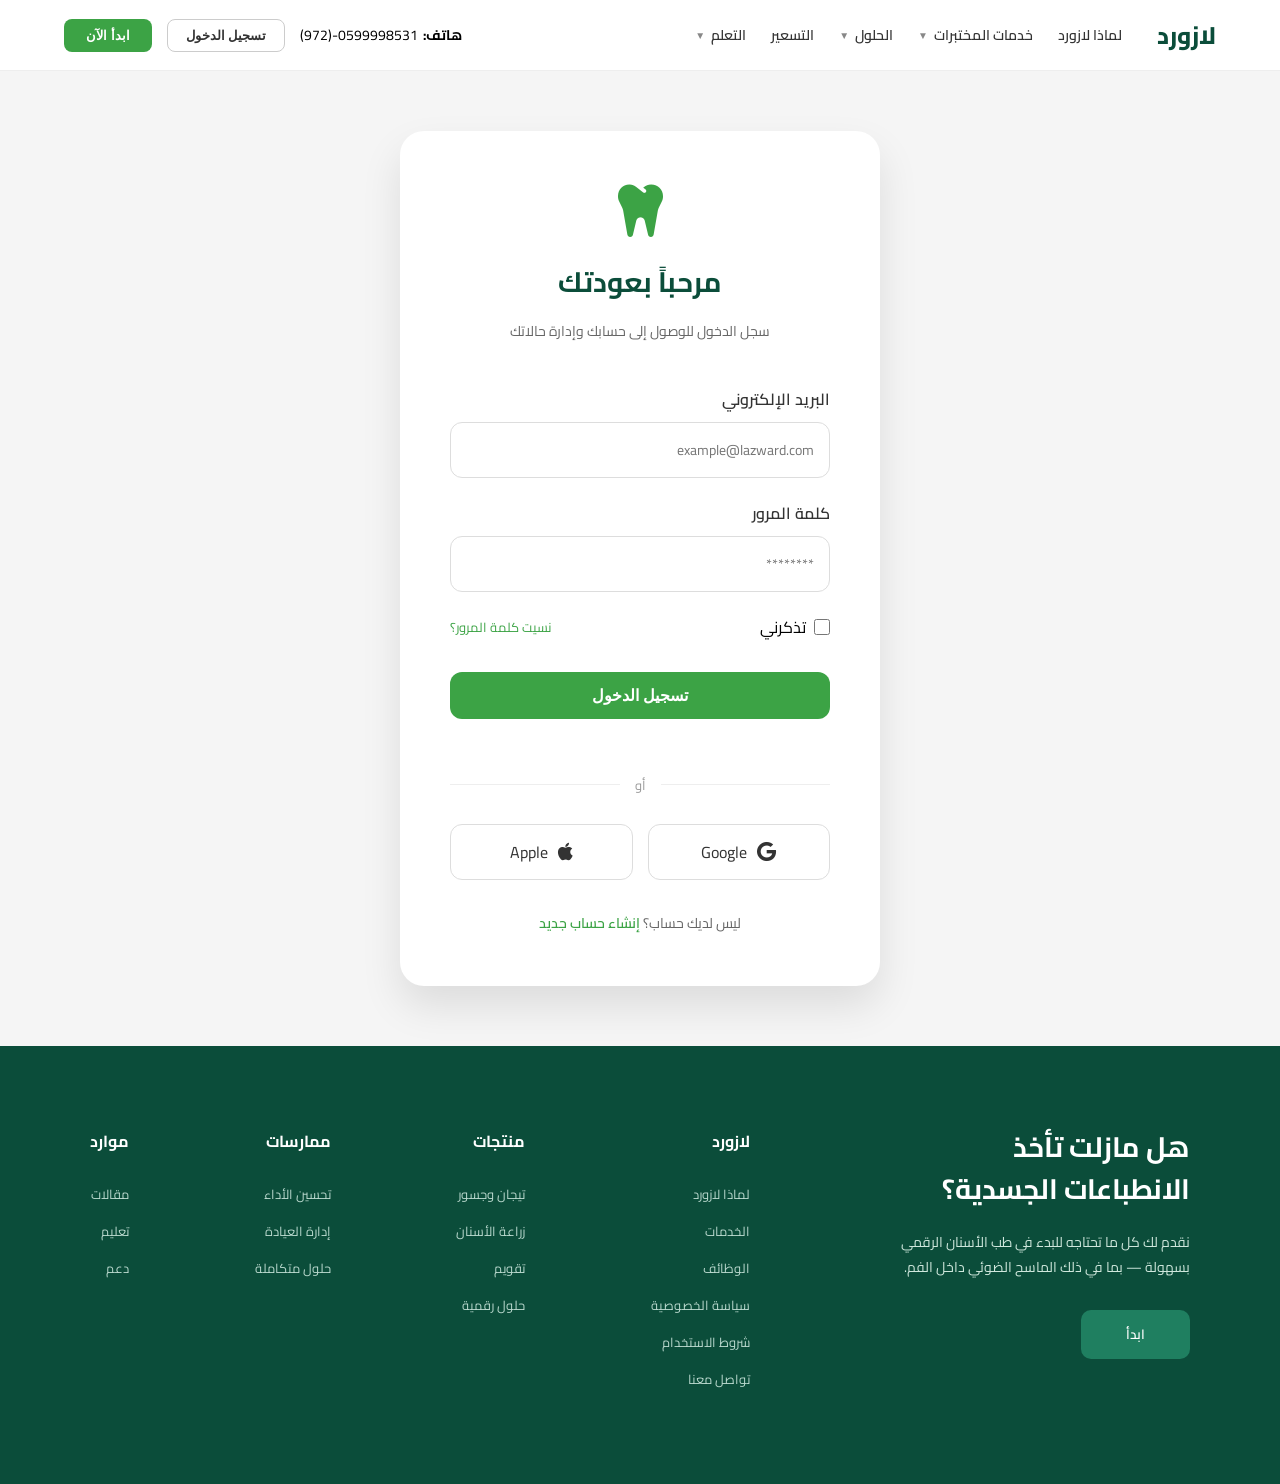
<file: login.html>
<!DOCTYPE html>
<html lang="ar" dir="rtl">
<head>
    <meta charset="UTF-8">
    <meta name="viewport" content="width=device-width, initial-scale=1.0">
    <title>تسجيل الدخول - لازورد</title>
    <link rel="stylesheet" href="https://cdnjs.cloudflare.com/ajax/libs/font-awesome/6.5.0/css/all.min.css">
    <link href="https://fonts.googleapis.com/css2?family=Cairo:wght@400;600;700;800&display=swap" rel="stylesheet">
     <link rel="stylesheet" href="style.css">
</head>
<body>

<header class="header">
    <div class="nav-right">
        <a href="index.html" class="logo">لازورد</a>
        <nav class="nav-menu">
            <div class="nav-item"><a href="why-lazward.html">لماذا لازورد</a></div>
            <div class="nav-item">خدمات المختبرات <span class="arrow">▼</span><div class="dropdown"><a href="crowns-bridges.html">تيجان وجسور</a><a href="dentures.html">أطقم أسنان</a></div></div>
            <div class="nav-item">الحلول <span class="arrow">▼</span><div class="dropdown"><a href="digital-solutions.html">حلول رقمية</a></div></div>
            <div class="nav-item"><a href="pricing.html">التسعير</a></div>
            <div class="nav-item">التعلم <span class="arrow">▼</span><div class="dropdown"><a href="articles.html">المقالات</a></div></div>
        </nav>
    </div>
    <div class="nav-left">
        <div class="phone-container"><span class="phone-label">هاتف:</span><span class="phone-number">(972)-0599998531</span></div>
        <button class="btn-login"><a href="login.html">تسجيل الدخول</a></button>
        <button class="btn-start"><a href="signup.html">ابدأ الآن</a></button>
    </div>
    <div class="menu-toggle" onclick="toggleMenu()">☰</div>
</header>

<div class="mobile-overlay" id="overlay" onclick="toggleMenu()"></div>
<div class="mobile-drawer" id="drawer">
    <div class="drawer-header"><div class="logo">لازورد</div><div style="font-size:30px;cursor:pointer;" onclick="toggleMenu()">×</div></div>
    <div class="mobile-nav-item"><a href="why-lazward.html">لماذا لازورد</a></div>
    <div class="mobile-nav-item" onclick="this.classList.toggle('open')">خدمات المختبرات <span class="arrow" style="float:left;">▼</span><div class="mobile-dropdown-content"><a href="crowns-bridges.html">تيجان وجسور</a><a href="dentures.html">أطقم أسنان</a></div></div>
    <div class="mobile-nav-item" onclick="this.classList.toggle('open')">الحلول <span class="arrow" style="float:left;">▼</span><div class="mobile-dropdown-content"><a href="digital-solutions.html">حلول رقمية</a></div></div>
    <div class="mobile-nav-item"><a href="pricing.html">التسعير</a></div>
    <div class="mobile-nav-item" onclick="this.classList.toggle('open')">التعلم <span class="arrow" style="float:left;">▼</span><div class="mobile-dropdown-content"><a href="articles.html">المقالات</a></div></div>
    <div class="phone-container" style="margin:25px 0;"><span class="phone-label">هاتف:</span><span class="phone-number">(972)-0599998531</span></div>
    <button class="btn-start" style="width:100%;margin-bottom:10px;"><a href="signup.html">ابدأ الآن</a></button>
    <button class="btn-login" style="width:100%;"><a href="login.html">تسجيل الدخول</a></button>
</div>

<div class="login-container">
    <div class="login-box">
        <div class="login-header">
            <i class="fas fa-tooth"></i>
            <h2>مرحباً بعودتك</h2>
            <p>سجل الدخول للوصول إلى حسابك وإدارة حالاتك</p>
        </div>
        
        <div class="input-group">
            <label>البريد الإلكتروني</label>
            <input type="email" placeholder="example@lazward.com">
        </div>
        
        <div class="input-group">
            <label>كلمة المرور</label>
            <input type="password" placeholder="********">
        </div>
        
        <div class="options">
            <label class="checkbox"><input type="checkbox"> تذكرني</label>
            <a href="#" class="forgot-password">نسيت كلمة المرور؟</a>
        </div>
        
        <button class="login-btn">تسجيل الدخول</button>
        
        <div class="divider"><span>أو</span></div>
        
        <div class="social-login">
            <a href="#" class="social-btn"><i class="fab fa-google"></i> Google</a>
            <a href="#" class="social-btn"><i class="fab fa-apple"></i> Apple</a>
        </div>
        
        <div class="signup-link">
            ليس لديك حساب؟ <a href="signup.html">إنشاء حساب جديد</a>
        </div>
    </div>
</div>
<!-- Footer -->
<footer class="footer"><div class="footer-container"><div class="footer-cta"><h3>هل مازلت تأخذ الانطباعات الجسدية؟</h3><p>نقدم لك كل ما تحتاجه للبدء في طب الأسنان الرقمي بسهولة — بما في ذلك الماسح الضوئي داخل الفم.</p><button onclick="location.href='signup.html'">ابدأ</button></div><div class="footer-links"><div class="footer-col"><h4>لازورد</h4><li onclick="location.href='why-lazward.html'">لماذا لازورد</li><li>الخدمات</li><li>الوظائف</li><li>سياسة الخصوصية</li><li>شروط الاستخدام</li><li>تواصل معنا</li></div><div class="footer-col"><h4>منتجات</h4><li onclick="location.href='crowns-bridges.html'">تيجان وجسور</li><li>زراعة الأسنان</li><li>تقويم</li><li onclick="location.href='digital-solutions.html'">حلول رقمية</li></div><div class="footer-col"><h4>ممارسات</h4><li>تحسين الأداء</li><li>إدارة العيادة</li><li>حلول متكاملة</li></div><div class="footer-col"><h4>موارد</h4><li onclick="location.href='articles.html'">مقالات</li><li>تعليم</li><li>دعم</li></div></div></div></footer>

<script src="index.js"></script>
</body>
</html>
</file>
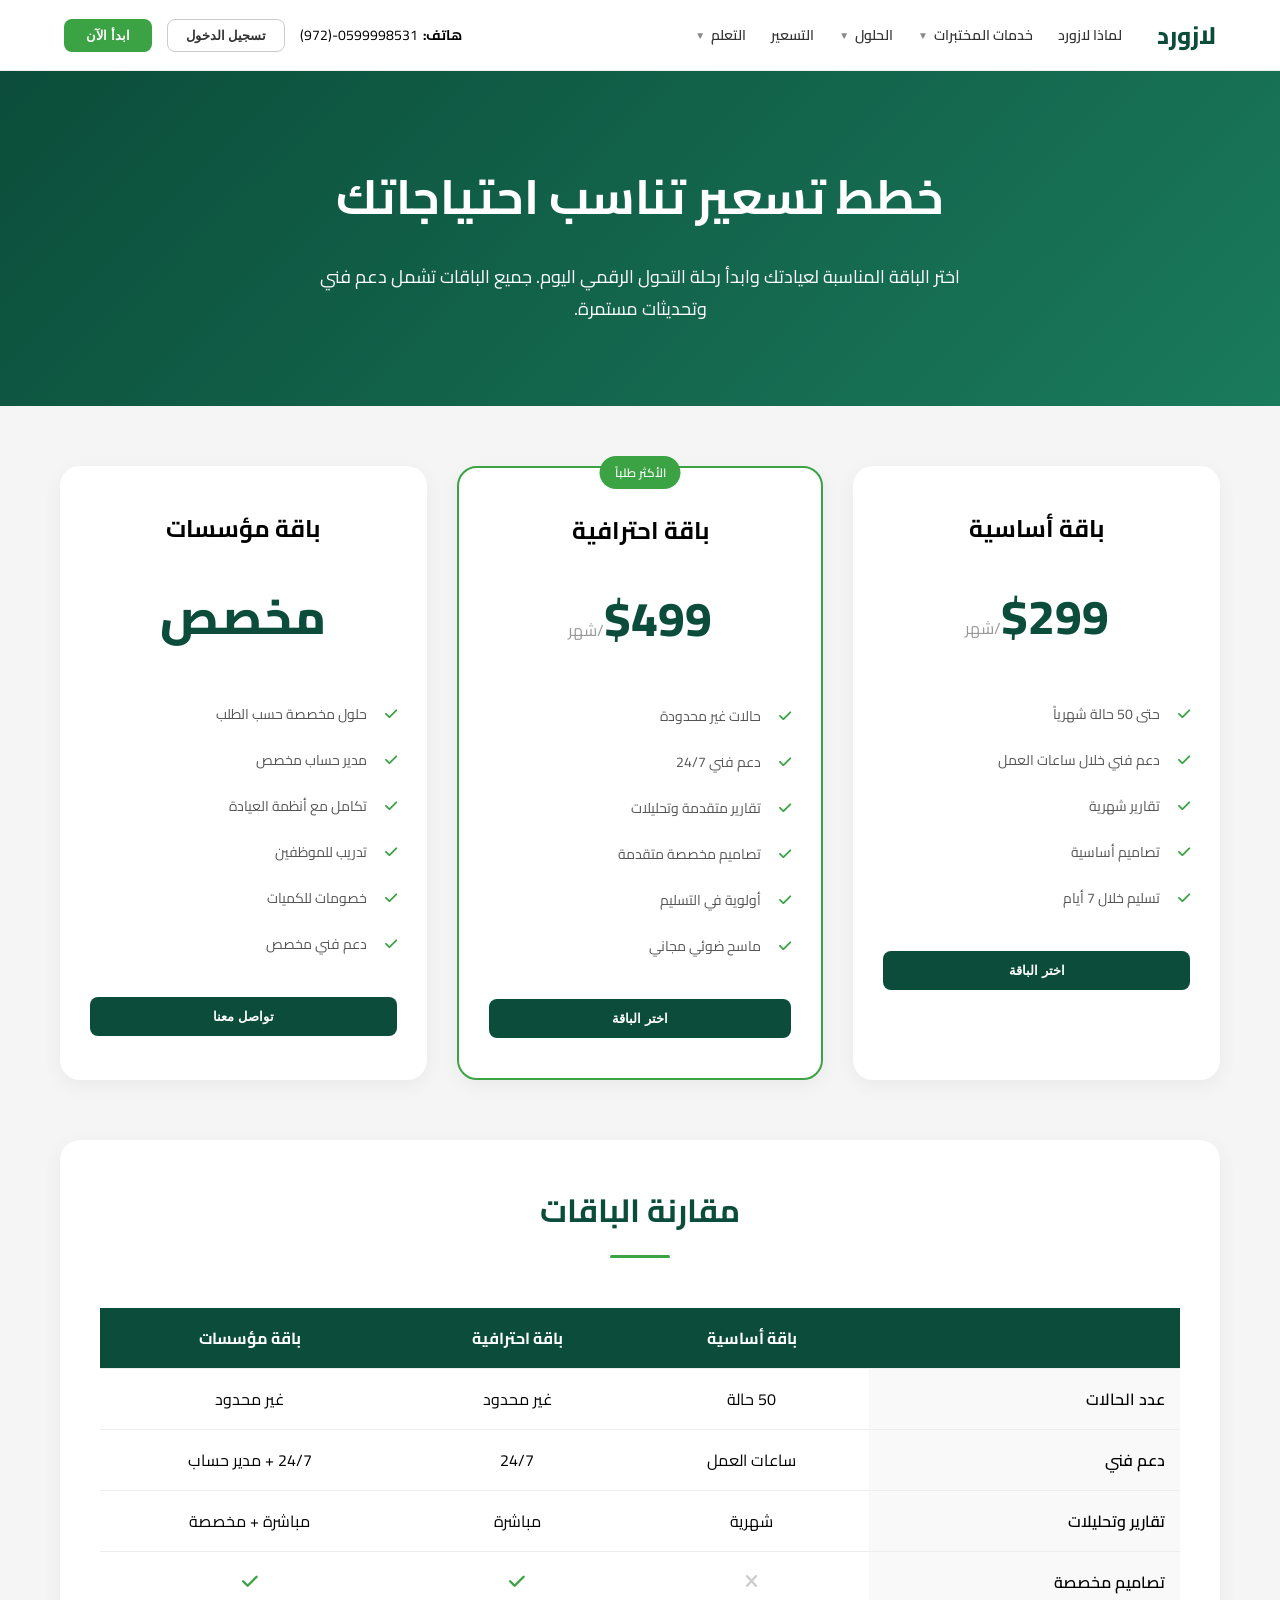
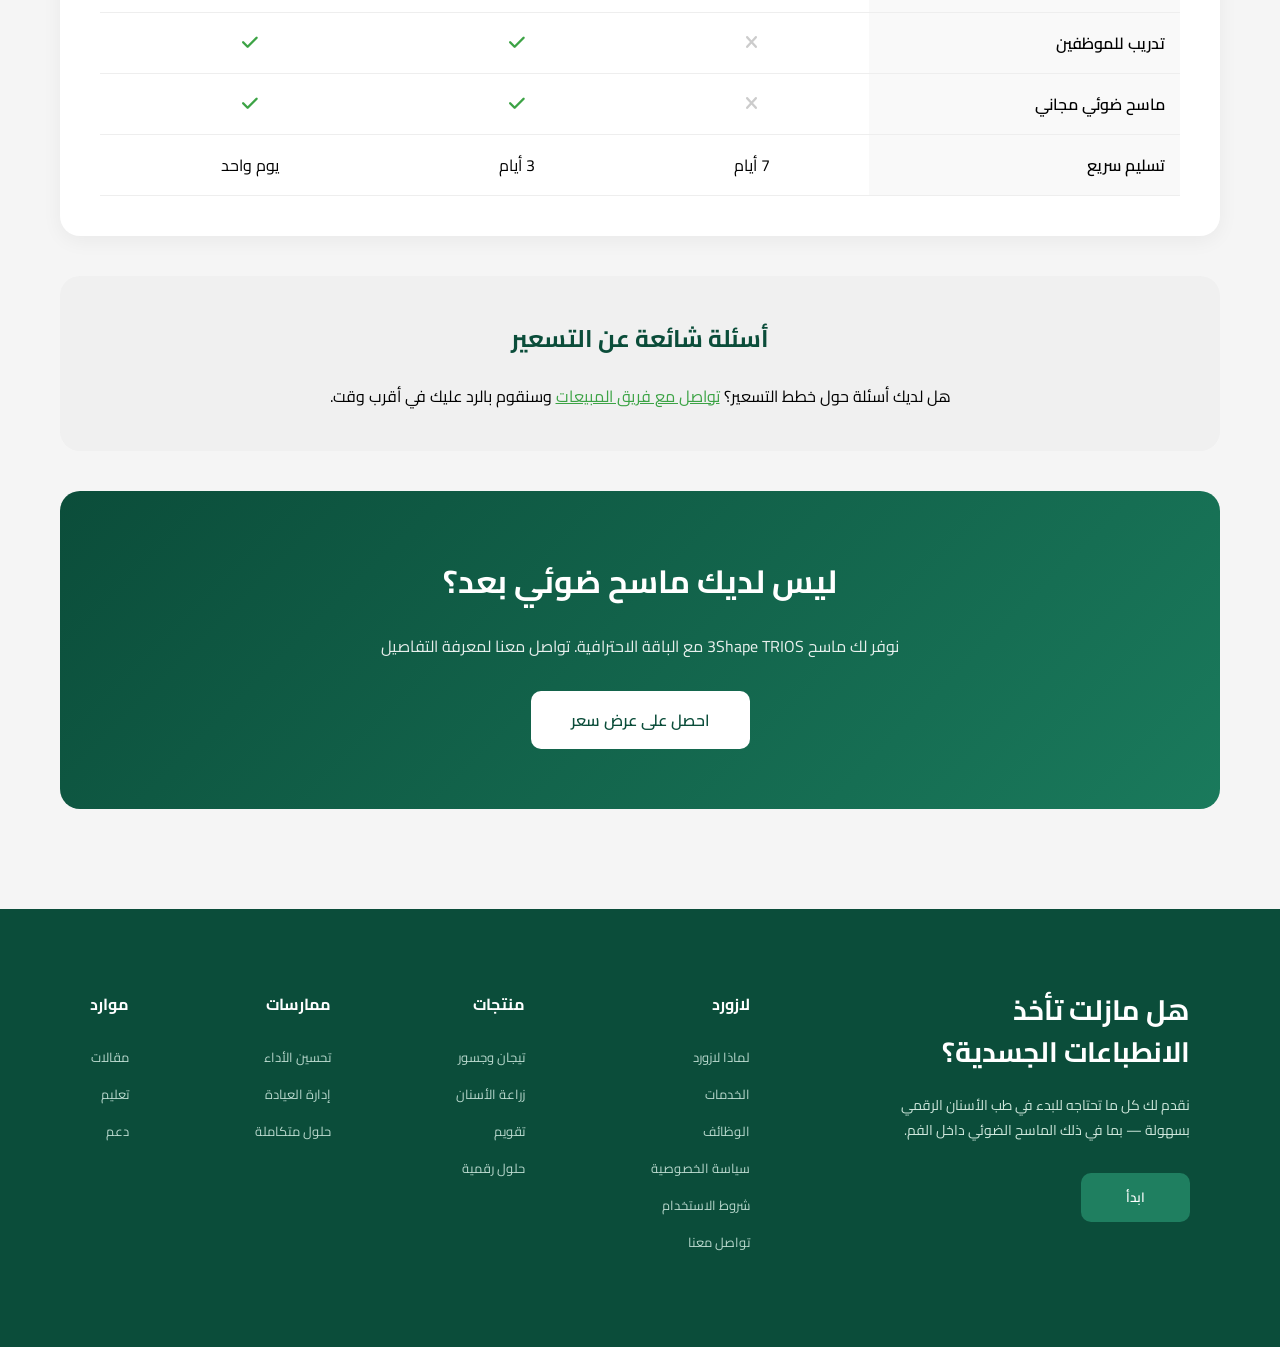
<file: pricing.html>
<!DOCTYPE html>
<html lang="ar" dir="rtl">
<head>
    <meta charset="UTF-8">
    <meta name="viewport" content="width=device-width, initial-scale=1.0">
    <title>التسعير - لازورد</title>
    <link rel="stylesheet" href="https://cdnjs.cloudflare.com/ajax/libs/font-awesome/6.5.0/css/all.min.css">
    <link href="https://fonts.googleapis.com/css2?family=Cairo:wght@400;600;700;800&display=swap" rel="stylesheet">
    <link rel="stylesheet" href="style.css">
</head>
<body>

<header class="header">
    <div class="nav-right">
        <a href="index.html" class="logo">لازورد</a>
        <nav class="nav-menu">
            <div class="nav-item"><a href="why-lazward.html">لماذا لازورد</a></div>
            <div class="nav-item">خدمات المختبرات <span class="arrow">▼</span><div class="dropdown"><a href="crowns-bridges.html">تيجان وجسور</a><a href="dentures.html">أطقم أسنان</a></div></div>
            <div class="nav-item">الحلول <span class="arrow">▼</span><div class="dropdown"><a href="digital-solutions.html">حلول رقمية</a></div></div>
            <div class="nav-item"><a href="pricing.html">التسعير</a></div>
            <div class="nav-item">التعلم <span class="arrow">▼</span><div class="dropdown"><a href="articles.html">المقالات</a></div></div>
        </nav>
    </div>
    <div class="nav-left">
        <div class="phone-container"><span class="phone-label">هاتف:</span><span class="phone-number">(972)-0599998531</span></div>
        <button class="btn-login"><a href="login.html">تسجيل الدخول</a></button>
        <button class="btn-start"><a href="signup.html">ابدأ الآن</a></button>
    </div>
    <div class="menu-toggle" onclick="toggleMenu()">☰</div>
</header>

<div class="mobile-overlay" id="overlay" onclick="toggleMenu()"></div>
<div class="mobile-drawer" id="drawer">
    <div class="drawer-header"><div class="logo">لازورد</div><div style="font-size:30px;cursor:pointer;" onclick="toggleMenu()">×</div></div>
    <div class="mobile-nav-item"><a href="why-lazward.html">لماذا لازورد</a></div>
    <div class="mobile-nav-item" onclick="this.classList.toggle('open')">خدمات المختبرات <span class="arrow" style="float:left;">▼</span><div class="mobile-dropdown-content"><a href="crowns-bridges.html">تيجان وجسور</a><a href="dentures.html">أطقم أسنان</a></div></div>
    <div class="mobile-nav-item" onclick="this.classList.toggle('open')">الحلول <span class="arrow" style="float:left;">▼</span><div class="mobile-dropdown-content"><a href="digital-solutions.html">حلول رقمية</a></div></div>
    <div class="mobile-nav-item"><a href="pricing.html">التسعير</a></div>
    <div class="mobile-nav-item" onclick="this.classList.toggle('open')">التعلم <span class="arrow" style="float:left;">▼</span><div class="mobile-dropdown-content"><a href="articles.html">المقالات</a></div></div>
    <div class="phone-container" style="margin:25px 0;"><span class="phone-label">هاتف:</span><span class="phone-number">(972)-0599998531</span></div>
    <button class="btn-start" style="width:100%;margin-bottom:10px;"><a href="signup.html">ابدأ الآن</a></button>
    <button class="btn-login" style="width:100%;"><a href="login.html">تسجيل الدخول</a></button>
</div>

<!-- Hero -->
<section class="page-header">
    <h1>خطط تسعير تناسب احتياجاتك</h1>
    <p>اختر الباقة المناسبة لعيادتك وابدأ رحلة التحول الرقمي اليوم. جميع الباقات تشمل دعم فني وتحديثات مستمرة.</p>
</section>

<div class="container">
    <!-- Pricing Cards -->
    <div class="pricing-grid">
        <div class="pricing-card">
            <h3>باقة أساسية</h3>
            <div class="price">$299<span>/شهر</span></div>
            <ul><li><i class="fas fa-check"></i> حتى 50 حالة شهرياً</li><li><i class="fas fa-check"></i> دعم فني خلال ساعات العمل</li><li><i class="fas fa-check"></i> تقارير شهرية</li><li><i class="fas fa-check"></i> تصاميم أساسية</li><li><i class="fas fa-check"></i> تسليم خلال 7 أيام</li></ul>
            <button class="pricing-btn" onclick="location.href='signup.html'">اختر الباقة</button>
        </div>
        <div class="pricing-card popular">
            <div class="popular-badge">الأكثر طلباً</div>
            <h3>باقة احترافية</h3>
            <div class="price">$499<span>/شهر</span></div>
            <ul><li><i class="fas fa-check"></i> حالات غير محدودة</li><li><i class="fas fa-check"></i> دعم فني 24/7</li><li><i class="fas fa-check"></i> تقارير متقدمة وتحليلات</li><li><i class="fas fa-check"></i> تصاميم مخصصة متقدمة</li><li><i class="fas fa-check"></i> أولوية في التسليم</li><li><i class="fas fa-check"></i> ماسح ضوئي مجاني</li></ul>
            <button class="pricing-btn" onclick="location.href='signup.html'">اختر الباقة</button>
        </div>
        <div class="pricing-card">
            <h3>باقة مؤسسات</h3>
            <div class="price">مخصص</div>
            <ul><li><i class="fas fa-check"></i> حلول مخصصة حسب الطلب</li><li><i class="fas fa-check"></i> مدير حساب مخصص</li><li><i class="fas fa-check"></i> تكامل مع أنظمة العيادة</li><li><i class="fas fa-check"></i> تدريب للموظفين</li><li><i class="fas fa-check"></i> خصومات للكميات</li><li><i class="fas fa-check"></i> دعم فني مخصص</li></ul>
            <button class="pricing-btn" onclick="location.href='contact.html'">تواصل معنا</button>
        </div>
    </div>

    <!-- Comparison Table -->
    <div class="comparison-table">
        <h2 class="section-title">مقارنة الباقات</h2>
        <table>
            <tr><th></th><th>باقة أساسية</th><th>باقة احترافية</th><th>باقة مؤسسات</th></tr>
            <tr><td>عدد الحالات</td><td>50 حالة</td><td>غير محدود</td><td>غير محدود</td></tr>
            <tr><td>دعم فني</td><td>ساعات العمل</td><td>24/7</td><td>24/7 + مدير حساب</td></tr>
            <tr><td>تقارير وتحليلات</td><td>شهرية</td><td>مباشرة</td><td>مباشرة + مخصصة</td></tr>
            <tr><td>تصاميم مخصصة</td><td><i class="fas fa-times close"></i></td><td><i class="fas fa-check check"></i></td><td><i class="fas fa-check check"></i></td></tr>
            <tr><td>تدريب للموظفين</td><td><i class="fas fa-times close"></i></td><td><i class="fas fa-check check"></i></td><td><i class="fas fa-check check"></i></td></tr>
            <tr><td>ماسح ضوئي مجاني</td><td><i class="fas fa-times close"></i></td><td><i class="fas fa-check check"></i></td><td><i class="fas fa-check check"></i></td></tr>
            <tr><td>تسليم سريع</td><td>7 أيام</td><td>3 أيام</td><td>يوم واحد</td></tr>
        </table>
    </div>

    <!-- FAQ Mini -->
    <div class="faq-mini">
        <h3>أسئلة شائعة عن التسعير</h3>
        <p>هل لديك أسئلة حول خطط التسعير؟ <a href="#" style="color:#3ca345;">تواصل مع فريق المبيعات</a> وسنقوم بالرد عليك في أقرب وقت.</p>
    </div>

    <!-- CTA -->
    <div class="cta-section">
        <h2>ليس لديك ماسح ضوئي بعد؟</h2>
        <p>نوفر لك ماسح 3Shape TRIOS مع الباقة الاحترافية. تواصل معنا لمعرفة التفاصيل</p>
        <a href="signup.html" class="cta-btn">احصل على عرض سعر</a>
    </div>
</div>
<!-- Footer -->
<footer class="footer"><div class="footer-container"><div class="footer-cta"><h3>هل مازلت تأخذ الانطباعات الجسدية؟</h3><p>نقدم لك كل ما تحتاجه للبدء في طب الأسنان الرقمي بسهولة — بما في ذلك الماسح الضوئي داخل الفم.</p><button onclick="location.href='signup.html'">ابدأ</button></div><div class="footer-links"><div class="footer-col"><h4>لازورد</h4><li onclick="location.href='why-lazward.html'">لماذا لازورد</li><li>الخدمات</li><li>الوظائف</li><li>سياسة الخصوصية</li><li>شروط الاستخدام</li><li>تواصل معنا</li></div><div class="footer-col"><h4>منتجات</h4><li onclick="location.href='crowns-bridges.html'">تيجان وجسور</li><li>زراعة الأسنان</li><li>تقويم</li><li onclick="location.href='digital-solutions.html'">حلول رقمية</li></div><div class="footer-col"><h4>ممارسات</h4><li>تحسين الأداء</li><li>إدارة العيادة</li><li>حلول متكاملة</li></div><div class="footer-col"><h4>موارد</h4><li onclick="location.href='articles.html'">مقالات</li><li>تعليم</li><li>دعم</li></div></div></div></footer>

<script src="index.js"></script>
</body>
</html>
</file>
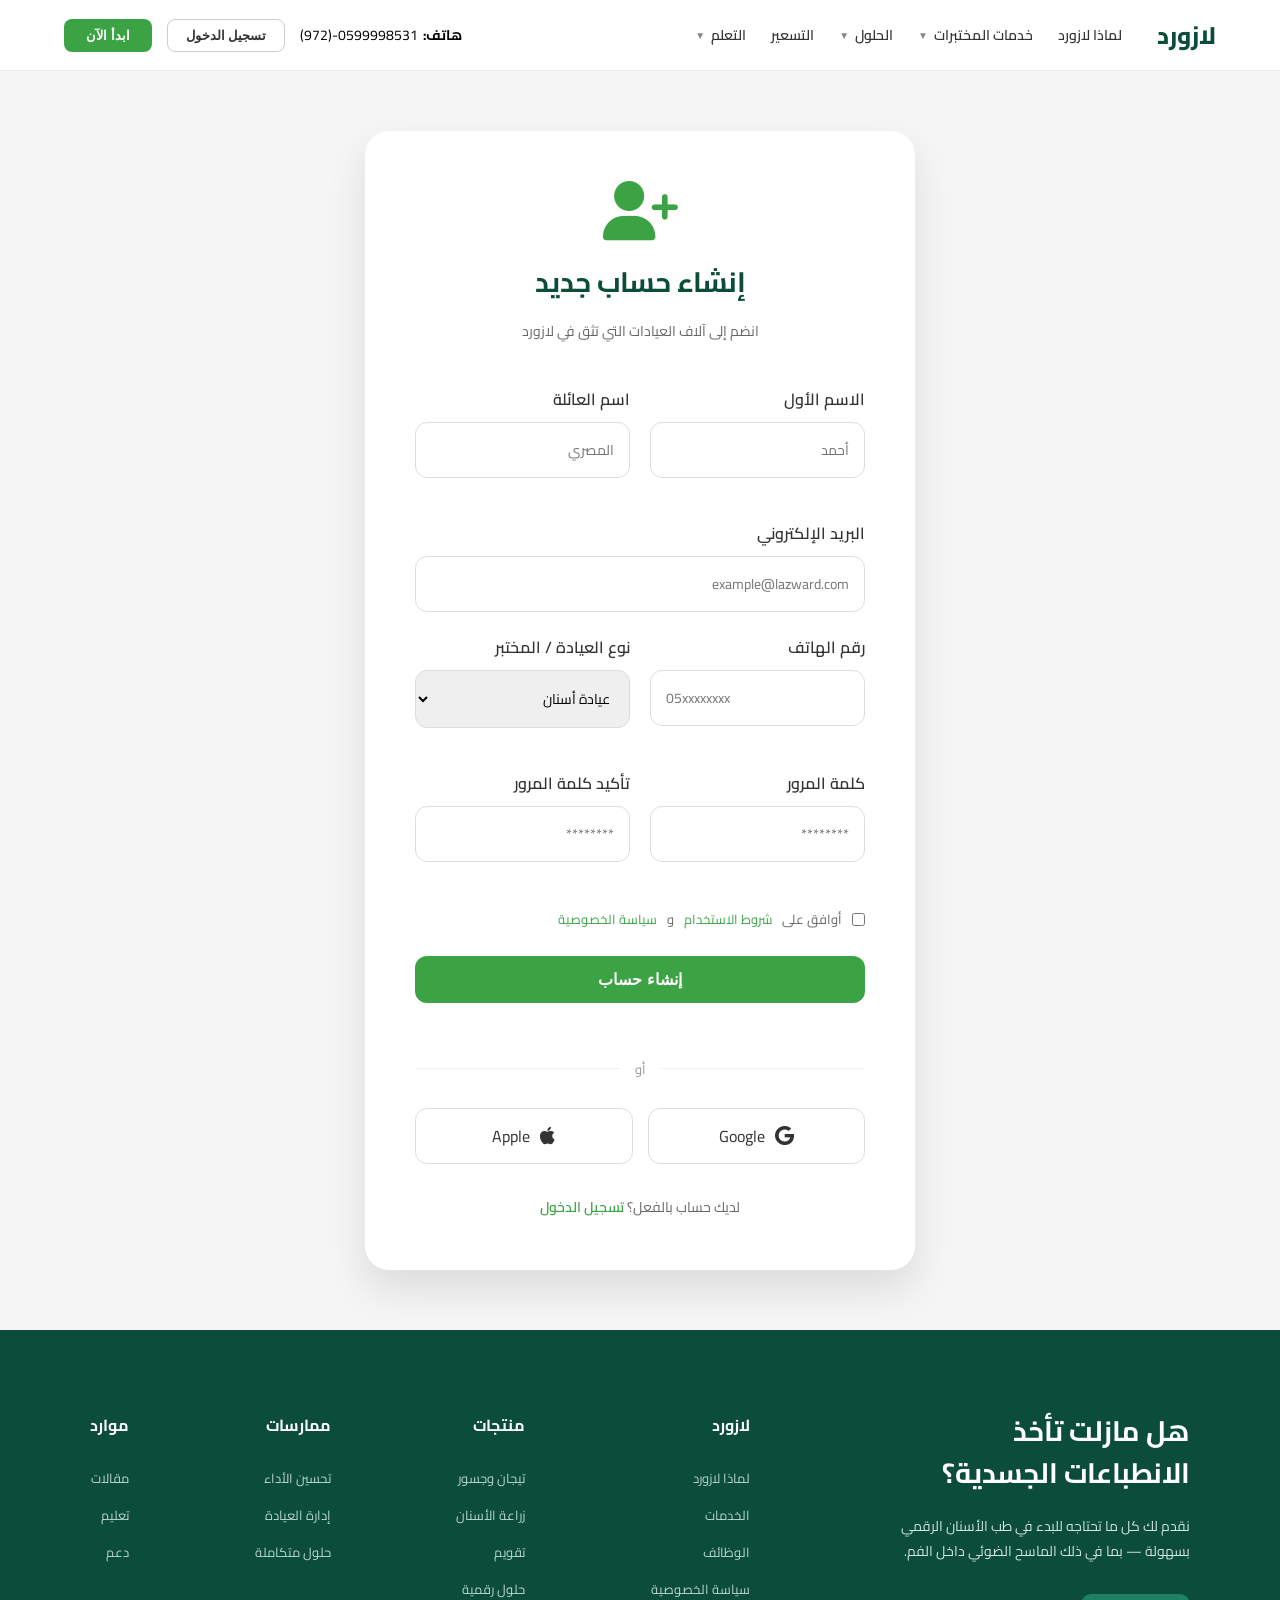
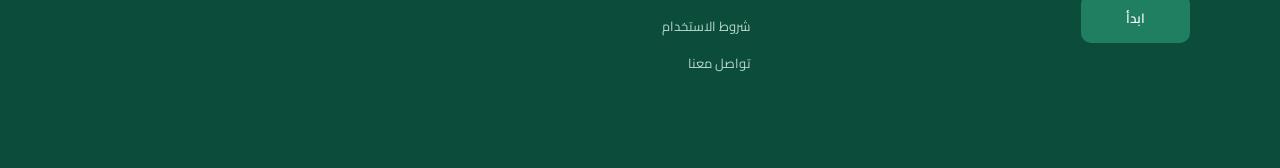
<file: signup.html>
<!DOCTYPE html>
<html lang="ar" dir="rtl">
<head>
    <meta charset="UTF-8">
    <meta name="viewport" content="width=device-width, initial-scale=1.0">
    <title>إنشاء حساب - لازورد</title>
    <link rel="stylesheet" href="https://cdnjs.cloudflare.com/ajax/libs/font-awesome/6.5.0/css/all.min.css">
    <link href="https://fonts.googleapis.com/css2?family=Cairo:wght@400;600;700;800&display=swap" rel="stylesheet">
    <link rel="stylesheet" href="style.css">
</head>
<body>

<header class="header">
    <div class="nav-right">
        <a href="index.html" class="logo">لازورد</a>
        <nav class="nav-menu">
            <div class="nav-item"><a href="why-lazward.html">لماذا لازورد</a></div>
            <div class="nav-item">خدمات المختبرات <span class="arrow">▼</span><div class="dropdown"><a href="crowns-bridges.html">تيجان وجسور</a><a href="dentures.html">أطقم أسنان</a></div></div>
            <div class="nav-item">الحلول <span class="arrow">▼</span><div class="dropdown"><a href="digital-solutions.html">حلول رقمية</a></div></div>
            <div class="nav-item"><a href="pricing.html">التسعير</a></div>
            <div class="nav-item">التعلم <span class="arrow">▼</span><div class="dropdown"><a href="articles.html">المقالات</a></div></div>
        </nav>
    </div>
    <div class="nav-left">
        <div class="phone-container"><span class="phone-label">هاتف:</span><span class="phone-number">(972)-0599998531</span></div>
        <button class="btn-login"><a href="login.html">تسجيل الدخول</a></button>
        <button class="btn-start"><a href="signup.html">ابدأ الآن</a></button>
    </div>
    <div class="menu-toggle" onclick="toggleMenu()">☰</div>
</header>

<div class="mobile-overlay" id="overlay" onclick="toggleMenu()"></div>
<div class="mobile-drawer" id="drawer">
    <div class="drawer-header"><div class="logo">لازورد</div><div style="font-size:30px;cursor:pointer;" onclick="toggleMenu()">×</div></div>
    <div class="mobile-nav-item"><a href="why-lazward.html">لماذا لازورد</a></div>
    <div class="mobile-nav-item" onclick="this.classList.toggle('open')">خدمات المختبرات <span class="arrow" style="float:left;">▼</span><div class="mobile-dropdown-content"><a href="crowns-bridges.html">تيجان وجسور</a><a href="dentures.html">أطقم أسنان</a></div></div>
    <div class="mobile-nav-item" onclick="this.classList.toggle('open')">الحلول <span class="arrow" style="float:left;">▼</span><div class="mobile-dropdown-content"><a href="digital-solutions.html">حلول رقمية</a></div></div>
    <div class="mobile-nav-item"><a href="pricing.html">التسعير</a></div>
    <div class="mobile-nav-item" onclick="this.classList.toggle('open')">التعلم <span class="arrow" style="float:left;">▼</span><div class="mobile-dropdown-content"><a href="articles.html">المقالات</a></div></div>
    <div class="phone-container" style="margin:25px 0;"><span class="phone-label">هاتف:</span><span class="phone-number">(972)-0599998531</span></div>
    <button class="btn-start" style="width:100%;margin-bottom:10px;"><a href="signup.html">ابدأ الآن</a></button>
    <button class="btn-login" style="width:100%;"><a href="login.html">تسجيل الدخول</a></button>
</div>

<div class="signup-container">
    <div class="signup-box">
        <div class="signup-header">
            <i class="fas fa-user-plus"></i>
            <h2>إنشاء حساب جديد</h2>
            <p>انضم إلى آلاف العيادات التي تثق في لازورد</p>
        </div>
        
        <div class="form-row">
            <div class="input-group"><label>الاسم الأول</label><input type="text" placeholder="أحمد"></div>
            <div class="input-group"><label>اسم العائلة</label><input type="text" placeholder="المصري"></div>
        </div>
        
        <div class="input-group"><label>البريد الإلكتروني</label><input type="email" placeholder="example@lazward.com"></div>
        
        <div class="form-row">
            <div class="input-group"><label>رقم الهاتف</label><input type="tel" placeholder="05xxxxxxxx"></div>
            <div class="input-group"><label>نوع العيادة / المختبر</label><select><option>عيادة أسنان</option><option>مختبر أسنان</option><option>مركز طبي</option></select></div>
        </div>
        
        <div class="form-row">
            <div class="input-group"><label>كلمة المرور</label><input type="password" placeholder="********"></div>
            <div class="input-group"><label>تأكيد كلمة المرور</label><input type="password" placeholder="********"></div>
        </div>
        
        <div class="terms">
            <label><input type="checkbox"> أوافق على <a href="#">شروط الاستخدام</a> و <a href="#">سياسة الخصوصية</a></label>
        </div>
        
        <button class="signup-btn">إنشاء حساب</button>
        
        <div class="divider"><span>أو</span></div>
        
        <div class="social-signup">
            <a href="#" class="social-btn"><i class="fab fa-google"></i> Google</a>
            <a href="#" class="social-btn"><i class="fab fa-apple"></i> Apple</a>
        </div>
        
        <div class="login-link">
            لديك حساب بالفعل؟ <a href="login.html">تسجيل الدخول</a>
        </div>
    </div>
</div>
<!-- Footer -->
<footer class="footer"><div class="footer-container"><div class="footer-cta"><h3>هل مازلت تأخذ الانطباعات الجسدية؟</h3><p>نقدم لك كل ما تحتاجه للبدء في طب الأسنان الرقمي بسهولة — بما في ذلك الماسح الضوئي داخل الفم.</p><button onclick="location.href='signup.html'">ابدأ</button></div><div class="footer-links"><div class="footer-col"><h4>لازورد</h4><li onclick="location.href='why-lazward.html'">لماذا لازورد</li><li>الخدمات</li><li>الوظائف</li><li>سياسة الخصوصية</li><li>شروط الاستخدام</li><li>تواصل معنا</li></div><div class="footer-col"><h4>منتجات</h4><li onclick="location.href='crowns-bridges.html'">تيجان وجسور</li><li>زراعة الأسنان</li><li>تقويم</li><li onclick="location.href='digital-solutions.html'">حلول رقمية</li></div><div class="footer-col"><h4>ممارسات</h4><li>تحسين الأداء</li><li>إدارة العيادة</li><li>حلول متكاملة</li></div><div class="footer-col"><h4>موارد</h4><li onclick="location.href='articles.html'">مقالات</li><li>تعليم</li><li>دعم</li></div></div></div></footer>
<script src="index.js"></script>
</body>
</html>
</file>
<file: style.css>
* { margin: 0; padding: 0; box-sizing: border-box; }
        body { font-family: 'Cairo', sans-serif; background: #f5f5f5; direction: rtl; }
        
        /* Header */
        .header { padding: 12px 5%; background: #fff; border-bottom: 1px solid #eee; display: flex; align-items: center; justify-content: space-between; position: sticky; top: 0; z-index: 1000; }
        .nav-right { display: flex; align-items: center; gap: 30px; }
        .logo { font-size: 24px; font-weight: 800; color: #0b4d3a; text-decoration: none; }
        .nav-menu { display: flex; gap: 15px; align-items: center; }
        .nav-item { position: relative; font-size: 14px; font-weight: 600; padding: 10px 5px; display: flex; align-items: center; gap: 6px; color: #333; }
        .nav-item a { text-decoration: none; color: #333; }
        .nav-item:hover, .nav-item:hover a { color: #3ca345; }
        .arrow { font-size: 10px; color: #888; }
        .dropdown { position: absolute; top: 100%; right: 0; background: #fff; min-width: 180px; box-shadow: 0 10px 30px rgba(0,0,0,0.1); border-radius: 8px; opacity: 0; visibility: hidden; transform: translateY(10px); transition: 0.3s; border: 1px solid #eee; z-index: 100; }
        .nav-item:hover .dropdown { opacity: 1; visibility: visible; transform: translateY(0); }
        .dropdown a { display: block; padding: 12px 15px; text-decoration: none; color: #333; font-size: 13px; border-bottom: 1px solid #f9f9f9; }
        .dropdown a:hover { background: #f4faf5; color: #3ca345; }
        .nav-left { display: flex; align-items: center; gap: 15px; }
        .phone-container { display: flex; align-items: center; font-size: 14px; }
        .phone-label { font-weight: 700; margin-left: 5px; }
        .phone-number { direction: ltr; }
        .btn-login { border: 1px solid #ccc; background: transparent; padding: 8px 18px; border-radius: 8px; font-weight: 600; cursor: pointer; }
        .btn-login a { text-decoration: none; color: #333; }
        .btn-start { background: #3ca345; color: #fff; border: none; padding: 9px 22px; border-radius: 8px; font-weight: 600; cursor: pointer; }
        .btn-start a { text-decoration: none; color: #fff; }
        .menu-toggle { display: none; font-size: 26px; cursor: pointer; }
        
        /* Mobile Drawer */
        .mobile-overlay { position: fixed; top: 0; right: -100%; width: 100%; height: 100%; background: rgba(0,0,0,0.5); z-index: 1001; transition: 0.3s; }
        .mobile-drawer { position: fixed; top: 0; right: -300px; width: 300px; height: 100%; background: #fff; z-index: 1002; transition: 0.3s; padding: 25px; overflow-y: auto; }
        .mobile-overlay.active, .mobile-drawer.active { right: 0; }
        .drawer-header { display: flex; justify-content: space-between; align-items: center; margin-bottom: 30px; }
        .mobile-nav-item { padding: 15px 0; font-weight: 600; border-bottom: 1px solid #f5f5f5; cursor: pointer; }
        .mobile-nav-item a { text-decoration: none; color: #333; display: block; }
        .mobile-dropdown-content { display: none; background: #fcfcfc; padding-right: 15px; }
        .mobile-dropdown-content a { display: block; padding: 10px 0; text-decoration: none; color: #666; font-size: 14px; }
        .mobile-nav-item.open .mobile-dropdown-content { display: block; }
        .mobile-nav-item.open span { transform: rotate(180deg); color: #3ca345; }
        
        /* Hero */
        .hero { display: flex; justify-content: center; align-items: center; gap: 70px; padding: 90px 50px; max-width: 1200px; margin: 0 auto; }
        .hero-box { background: #0b4b3c; color: #fff; padding: 90px 50px; border-radius: 25px; width: 420px; min-height: 500px; display: flex; flex-direction: column; justify-content: center; opacity: 0; transform: translateX(60px); animation: fadeInRight 1s ease forwards; }
        .hero-box h1 { font-size: 30px; line-height: 1.6; margin-bottom: 20px; }
        .hero-box p { font-size: 15px; line-height: 1.9; margin-bottom: 30px; color: #dcdcdc; }
        .hero-buttons { display: flex; gap: 15px; }
        .btn-hero { padding: 12px 25px; border-radius: 8px; border: none; cursor: pointer; font-size: 14px; transition: 0.3s; font-family: 'Cairo'; }
        .btn-white { background: #fff; color: #000; }
        .btn-outline { background: transparent; border: 1px solid #fff; color: #fff; }
        .hero-img { display: flex; align-items: center; opacity: 0; transform: translateX(-60px); animation: fadeInLeft 1s ease forwards; }
        .hero-img img { width: 460px; height: 360px; object-fit: cover; border-radius: 15px; transition: 0.5s; }
        .hero-img img:hover { transform: scale(1.05); }
        @keyframes fadeInRight { to { opacity: 1; transform: translateX(0); } }
        @keyframes fadeInLeft { to { opacity: 1; transform: translateX(0); } }
        
        /* Features Section */
        .features-section { background: #fff; padding: 80px 20px; text-align: center; }
        .features-section h1 { font-size: 34px; margin-bottom: 15px; }
        .desc { max-width: 850px; margin: auto; color: #666; line-height: 1.9; font-size: 15px; }
        .features { margin-top: 60px; display: grid; grid-template-columns: repeat(auto-fit, minmax(230px, 1fr)); gap: 40px; max-width: 1100px; margin-inline: auto; }
        .feature { padding: 25px 20px; transition: 0.3s; border-radius: 12px; }
        .feature:hover { transform: translateY(-8px); box-shadow: 0 10px 30px rgba(0,0,0,0.08); }
        .icon-box { width: 70px; height: 70px; border: 2px solid #2e7d32; display: flex; align-items: center; justify-content: center; margin: 0 auto 20px; border-radius: 12px; transition: 0.3s; }
        .feature:hover .icon-box { background: #2e7d32; }
        .icon-box svg { width: 35px; height: 35px; stroke: #2e7d32; fill: none; stroke-width: 2; transition: 0.3s; }
        .feature:hover svg { stroke: #fff; }
        .feature h3 { font-size: 18px; margin-bottom: 12px; }
        .feature p { font-size: 14px; color: #555; line-height: 1.8; }
        .hidden { opacity: 0; transform: translateY(30px); }
        .show { opacity: 1; transform: translateY(0); transition: 0.6s ease; }
        
        /* Solutions Cards */
        .solutions { background-color: #064e3b; padding: 90px 20px; }
        .container-solutions { max-width: 1100px; margin: auto; text-align: center; }
        .solutions h2 { color: #fff; font-size: 30px; margin-bottom: 60px; }
        .cards-solutions { display: flex; gap: 25px; justify-content: center; flex-wrap: wrap; }
        .card-solution { background: #fff; padding: 35px; border-radius: 18px; width: 480px; text-align: right; transition: 0.3s; }
        .card-solution:hover { transform: translateY(-8px); }
        .card-solution h3 { font-size: 20px; margin-bottom: 15px; }
        .card-solution p { font-size: 14px; color: #555; margin-bottom: 20px; line-height: 1.8; }
        .card-solution ul { list-style: none; margin-bottom: 25px; }
        .card-solution ul li { display: flex; align-items: center; gap: 10px; margin-bottom: 12px; font-size: 14px; color: #333; }
        .card-solution ul li i { color: #22c55e; }
        .btn-solution { display: inline-block; background: #16a34a; color: #fff; padding: 11px 22px; border-radius: 8px; text-decoration: none; font-size: 14px; }
        
        /* Products Section */
        .lab-section { padding: 80px 20px; text-align: center; background: #f8f8f8; }
        .lab-section h2 { font-size: 28px; margin-bottom: 15px; }
        .grid-4 { display: grid; grid-template-columns: repeat(4, 1fr); gap: 25px; max-width: 1100px; margin: auto; margin-bottom: 40px; }
        .grid-3 { display: flex; justify-content: center; gap: 25px; max-width: 1100px; margin: auto; flex-wrap: wrap; }
        .item { text-align: center; width: 250px; }
        .img-box { background: #fff; border-radius: 16px; padding: 20px; border: 1px solid #ddd; height: 150px; display: flex; align-items: center; justify-content: center; transition: 0.3s; }
        .img-box:hover { transform: translateY(-5px); }
        .img-box img { max-width: 100%; max-height: 100%; object-fit: contain; }
        .btn-lab { margin-top: 50px; display: inline-block; background: #16a34a; color: #fff; padding: 12px 30px; border-radius: 8px; text-decoration: none; }
        
        /* Accordion */
        .workflow { padding: 80px 20px; background: #fff; }
        .container-workflow { max-width: 1200px; margin: auto; }
        .header-workflow { text-align: center; margin-bottom: 50px; }
        .header-workflow h2 { font-size: 30px; margin-bottom: 10px; }
        .content-workflow { display: flex; gap: 60px; align-items: center; }
        .image-workflow { order: 2; flex-shrink: 0; }
        .image-workflow img { width: 500px; border-radius: 20px; }
        .accordion { flex: 1; order: 1; }
        .accordion-item { border-bottom: 1px solid #eee; padding: 15px 0; }
        .accordion-title { display: flex; justify-content: space-between; align-items: center; cursor: pointer; color: #2e7d32; font-size: 16px; }
        .accordion-icon { width: 12px; height: 12px; border-right: 2px solid #2e7d32; border-bottom: 2px solid #2e7d32; transform: rotate(45deg); transition: 0.3s; }
        .accordion-body { max-height: 0; overflow: hidden; transition: 0.4s ease; color: #666; font-size: 14px; }
        .accordion-item.active .accordion-body { max-height: 200px; margin-top: 10px; }
        .accordion-item.active .accordion-icon { transform: rotate(-135deg); }
        
        /* Results Section */
        .results-section { padding: 80px 20px; background: #f5f5f5; }
        .results-container { max-width: 1200px; margin: auto; }
        .results-header { text-align: center; margin-bottom: 50px; }
        .results-header h2 { font-size: 32px; }
        .results-cards { display: grid; grid-template-columns: repeat(3, 1fr); gap: 30px; }
        .result-card { text-align: center; }
        .result-card img { width: 100%; border-radius: 16px; margin-bottom: 20px; }
        .result-card h3 { font-size: 18px; margin-bottom: 15px; }
        .result-card p { color: #555; line-height: 1.8; font-size: 15px; }
        
        /* Stats Section */
        .stats-section { max-width: 1100px; margin: 80px auto; padding: 60px 20px; background: #4e8f6f; border-radius: 20px; text-align: center; color: #fff; }
        .stats-section h2 { font-size: 26px; margin-bottom: 50px; }
        .stats-cards { display: flex; justify-content: center; gap: 25px; flex-wrap: wrap; }
        .stat-card { background: #1f6b57; padding: 30px 25px; border-radius: 15px; width: 250px; transition: 0.3s; }
        .stat-card:hover { transform: translateY(-6px); }
        .stat-card h3 { font-size: 32px; margin-bottom: 10px; }
        
        /* Contact Section */
        .contact-section { max-width: 1100px; margin: 100px auto; background: #f3f1ee; border-radius: 24px; padding: 70px 50px; }
        .contact-container { display: flex; gap: 60px; align-items: center; }
        .contact-text { flex: 1; }
        .contact-text h2 { font-size: 42px; margin-bottom: 25px; }
        .contact-form { flex: 1; }
        .form-grid { display: grid; grid-template-columns: 1fr 1fr; gap: 22px 18px; }
        .form-group { display: flex; flex-direction: column; }
        .form-group input { padding: 13px 12px; border-radius: 8px; border: none; background: #fff; }
        .btn-contact { margin-top: 25px; width: 100%; padding: 15px; border: none; border-radius: 10px; background: #1f8f1f; color: #fff; font-size: 17px; font-weight: 600; cursor: pointer; }
        
        /* Case Section */
        .case-section { max-width: 1100px; margin: 80px auto; padding: 20px; }
        .case-title { text-align: right; color: #2f7d4f; font-size: 20px; font-weight: 600; margin-bottom: 20px; }
        .line { height: 1px; background: #ddd; margin-bottom: 50px; }
        .case-container { display: flex; gap: 30px; align-items: center; }
        .case-right { width: 80%; }
        .case-left { width: 18%; display: flex; flex-direction: column; gap: 15px; }
        .before-after { position: relative; border-radius: 22px; padding: 25px; display: flex; gap: 20px; justify-content: center; overflow: hidden; background: linear-gradient(135deg, #0f5c45, #1c7a5c); }
        .img-box-case { position: relative; width: 48%; }
        .img-box-case img { width: 100%; border-radius: 14px; border: 2px solid rgba(0,255,120,0.3); }
        .label-case { position: absolute; bottom: 12px; left: 50%; transform: translateX(-50%); background: rgba(0,0,0,0.65); color: #fff; padding: 6px 16px; border-radius: 8px; font-size: 12px; }
        .caption { text-align: center; margin-top: 20px; font-size: 18px; font-weight: 700; }
        .small-card { text-align: center; }
        .small-card img { width: 100%; border-radius: 14px; margin-bottom: 10px; }
        .small-card p { font-size: 13px; font-weight: 600; color: #222; }
        @media (max-width: 900px) { .case-container { flex-direction: column; } .case-right, .case-left { width: 100%; } .before-after { flex-direction: column; } .img-box-case { width: 100%; } .case-left { flex-direction: row; justify-content: center; } .small-card { width: 45%; } }
        /* FAQ Section */
        .faq-section { max-width: 1100px; margin: 80px auto; padding: 20px; display: flex; gap: 60px; align-items: center; }
        .faq-title { width: 40%; }
        .faq-title h2 { font-size: 36px; color: #111; }
        .faq-list { width: 60%; }
        .faq-item { border-bottom: 1px solid #ddd; padding: 18px 0; }
        .faq-question { display: flex; justify-content: space-between; cursor: pointer; color: #2f7d4f; font-weight: 600; }
        .faq-answer { max-height: 0; overflow: hidden; transition: 0.4s ease; color: #333; font-size: 14px; }
        .faq-item.active .faq-answer { max-height: 150px; margin-top: 10px; }
        .faq-item.active span { transform: rotate(180deg); }
        
        /* Footer */
        .footer { background: #0b4d3a; color: #fff; padding: 80px 90px; }
        .footer-container { display: flex; justify-content: space-between; align-items: flex-start; }
        .footer-cta { width: 28%; }
        .footer-cta h3 { font-size: 28px; margin-bottom: 20px; }
        .footer-cta button { background: #1f7f60; color: #fff; border: none; padding: 12px 45px; border-radius: 10px; cursor: pointer; }
        .footer-links { width: 60%; display: flex; justify-content: space-between; }
        .footer-col h4 { font-size: 16px; margin-bottom: 26px; }
        .footer-col li { font-size: 13px; color: #b9d8cd; margin-bottom: 13px; list-style: none; cursor: pointer; }
        .footer-col li:hover { color: #fff; }
        
        @media (max-width: 1024px) { .nav-menu, .nav-left { display: none; } .menu-toggle { display: block; } }
        @media (max-width: 900px) {
            .hero, .content-workflow, .contact-container, .case-container, .faq-section { flex-direction: column; }
            .hero-box, .hero-img img, .image-workflow img { width: 100%; }
            .results-cards, .cards-solutions, .grid-4 { grid-template-columns: 1fr; }
            .footer { padding: 60px 25px; }
            .footer-container { flex-direction: column; gap: 50px; }
            .footer-cta, .footer-links { width: 100%; flex-wrap: wrap; }
            .footer-col { width: 45%; }
            .page-header h1 { font-size: 32px; }
        }
        @media (max-width: 600px) { .footer-col { width: 100%; } }

       
        /* Page Content */
        .page-header { background: linear-gradient(135deg, #0b4d3a, #1a7a5c); color: #fff; padding: 80px 20px; text-align: center; }
        .page-header h1 { font-size: 48px; margin-bottom: 20px; }
        .page-header p { font-size: 18px; max-width: 700px; margin: 0 auto; line-height: 1.8; }
        
        .container { max-width: 1200px; margin: 0 auto; padding: 60px 20px; }
        .section-title { text-align: center; font-size: 32px; margin-bottom: 50px; color: #0b4d3a; position: relative; }
        .section-title:after { content: ""; display: block; width: 60px; height: 3px; background: #3ca345; margin: 15px auto 0; border-radius: 2px; }
        
        .features-grid { display: grid; grid-template-columns: repeat(3, 1fr); gap: 30px; margin-bottom: 60px; }
        .feature-card { background: #fff; padding: 35px 25px; border-radius: 20px; text-align: center; transition: 0.3s; box-shadow: 0 5px 20px rgba(0,0,0,0.05); }
        .feature-card:hover { transform: translateY(-10px); box-shadow: 0 20px 40px rgba(0,0,0,0.1); }
        .feature-card i { font-size: 50px; color: #3ca345; margin-bottom: 20px; }
        .feature-card h3 { font-size: 22px; margin-bottom: 15px; }
        .feature-card p { color: #666; line-height: 1.8; }
        
        .image-showcase { display: grid; grid-template-columns: repeat(2, 1fr); gap: 30px; margin: 60px 0; }
        .image-card { position: relative; border-radius: 20px; overflow: hidden; height: 300px; }
        .image-card img { width: 100%; height: 100%; object-fit: cover; transition: 0.5s; }
        .image-card:hover img { transform: scale(1.05); }
        .image-card .overlay { position: absolute; bottom: 0; left: 0; right: 0; background: linear-gradient(to top, #0b4d3a, transparent); padding: 30px; color: #fff; }
        .image-card .overlay h3 { font-size: 20px; margin-bottom: 10px; }
        
        .stats-row { background: #0b4d3a; color: #fff; padding: 60px 20px; text-align: center; }
        .stats-grid { display: flex; justify-content: center; gap: 60px; flex-wrap: wrap; max-width: 1000px; margin: 0 auto; }
        .stat-item h3 { font-size: 42px; margin-bottom: 10px; }
        .stat-item p { font-size: 16px; opacity: 0.9; }
        
        .testimonials { background: #fff; padding: 60px 20px; border-radius: 20px; margin: 40px 0; box-shadow: 0 5px 20px rgba(0,0,0,0.05); }
        .testimonial-grid { display: grid; grid-template-columns: repeat(3, 1fr); gap: 30px; margin-top: 40px; }
        .testimonial-card { text-align: center; padding: 25px; background: #f9f9f9; border-radius: 16px; }
        .testimonial-card img { width: 70px; height: 70px; border-radius: 50%; object-fit: cover; margin-bottom: 15px; }
        .testimonial-card i { font-size: 30px; color: #3ca345; margin-bottom: 15px; }
        .testimonial-card p { font-size: 15px; line-height: 1.8; color: #555; margin-bottom: 20px; }
        .testimonial-card h4 { color: #0b4d3a; font-size: 16px; }
        
        .faq-section { background: #f0f0f0; padding: 60px 20px; border-radius: 20px; margin: 40px 0; }
        .faq-grid { max-width: 800px; margin: 0 auto; }
        .faq-item { background: #fff; margin-bottom: 15px; border-radius: 12px; overflow: hidden; }
        .faq-question { padding: 18px 25px; display: flex; justify-content: space-between; cursor: pointer; font-weight: 600; color: #0b4d3a; }
        .faq-answer { padding: 0 25px; max-height: 0; overflow: hidden; transition: 0.3s; color: #666; line-height: 1.8; }
        .faq-item.active .faq-answer { padding: 0 25px 18px 25px; max-height: 200px; }
        .faq-item.active .faq-question i { transform: rotate(180deg); }
        
        .cta-section { background: linear-gradient(135deg, #0b4d3a, #1a7a5c); color: #fff; text-align: center; padding: 60px 20px; border-radius: 20px; margin: 40px 0; }
        .cta-section h2 { font-size: 32px; margin-bottom: 20px; }
        .cta-section p { max-width: 600px; margin: 0 auto 30px; opacity: 0.9; }
        .cta-btn { background: #fff; color: #0b4d3a; padding: 14px 40px; border-radius: 10px; text-decoration: none; display: inline-block; font-weight: 600; transition: 0.3s; }
        .cta-btn:hover { background: #3ca345; color: #fff; }
        
        
        @media (max-width: 1024px) { .nav-menu, .nav-left { display: none; } .menu-toggle { display: block; } }
        @media (max-width: 900px) {
            .features-grid, .testimonial-grid, .image-showcase { grid-template-columns: 1fr; }
            .footer { padding: 60px 25px; }
            .footer-container { flex-direction: column; gap: 50px; }
            .footer-cta { width: 100%; }
            .footer-links { width: 100%; flex-wrap: wrap; gap: 40px; }
            .footer-col { width: 45%; }
            .page-header h1 { font-size: 32px; }
            .stats-grid { flex-direction: column; gap: 30px; }
        }
        @media (max-width: 600px) { .footer-col { width: 100%; } }
  
        
        .mobile-overlay { position: fixed; top: 0; right: -100%; width: 100%; height: 100%; background: rgba(0,0,0,0.5); z-index: 1001; transition: 0.3s; }
        .mobile-drawer { position: fixed; top: 0; right: -300px; width: 300px; height: 100%; background: #fff; z-index: 1002; transition: 0.3s; padding: 25px; overflow-y: auto; }
        .mobile-overlay.active, .mobile-drawer.active { right: 0; }
        .drawer-header { display: flex; justify-content: space-between; align-items: center; margin-bottom: 30px; }
        .mobile-nav-item { padding: 15px 0; font-weight: 600; border-bottom: 1px solid #f5f5f5; cursor: pointer; }
        .mobile-nav-item a { text-decoration: none; color: #333; display: block; }
        .mobile-dropdown-content { display: none; background: #fcfcfc; padding-right: 15px; }
        .mobile-dropdown-content a { display: block; padding: 10px 0; text-decoration: none; color: #666; font-size: 14px; }
        .mobile-nav-item.open .mobile-dropdown-content { display: block; }
        .mobile-nav-item.open span { transform: rotate(180deg); color: #3ca345; }
        
        /* Page Content */
        .page-header { background: linear-gradient(135deg, #0b4d3a, #1a7a5c); color: #fff; padding: 80px 20px; text-align: center; }
        .page-header h1 { font-size: 48px; margin-bottom: 20px; }
        .page-header p { font-size: 18px; max-width: 700px; margin: 0 auto; line-height: 1.8; }
        
        .container { max-width: 1200px; margin: 0 auto; padding: 60px 20px; }
        .section-title { text-align: center; font-size: 32px; margin-bottom: 50px; color: #0b4d3a; position: relative; }
        .section-title:after { content: ""; display: block; width: 60px; height: 3px; background: #3ca345; margin: 15px auto 0; border-radius: 2px; }
        
        .pricing-grid { display: grid; grid-template-columns: repeat(3, 1fr); gap: 30px; margin-bottom: 60px; }
        .pricing-card { background: #fff; border-radius: 20px; padding: 40px 30px; text-align: center; transition: 0.3s; box-shadow: 0 5px 20px rgba(0,0,0,0.05); position: relative; }
        .pricing-card:hover { transform: translateY(-10px); box-shadow: 0 20px 40px rgba(0,0,0,0.1); }
        .pricing-card.popular { border: 2px solid #3ca345; }
        .popular-badge { position: absolute; top: -12px; left: 50%; transform: translateX(-50%); background: #3ca345; color: #fff; padding: 5px 15px; border-radius: 20px; font-size: 12px; font-weight: 600; }
        .pricing-card h3 { font-size: 24px; margin-bottom: 15px; }
        .price { font-size: 48px; font-weight: 800; color: #0b4d3a; margin: 20px 0; }
        .price span { font-size: 16px; font-weight: 400; color: #999; }
        .pricing-card ul { list-style: none; margin: 30px 0; text-align: right; }
        .pricing-card ul li { padding: 10px 0; display: flex; align-items: center; gap: 10px; font-size: 14px; color: #555; }
        .pricing-card ul li i { color: #3ca345; width: 20px; }
        .pricing-btn { background: #0b4d3a; color: #fff; border: none; padding: 12px 30px; border-radius: 8px; font-weight: 600; cursor: pointer; width: 100%; transition: 0.3s; }
        .pricing-btn:hover { background: #3ca345; }
        
        .comparison-table { background: #fff; border-radius: 20px; padding: 40px; margin: 40px 0; box-shadow: 0 5px 20px rgba(0,0,0,0.05); overflow-x: auto; }
        .comparison-table table { width: 100%; border-collapse: collapse; }
        .comparison-table th, .comparison-table td { padding: 15px; text-align: center; border-bottom: 1px solid #eee; }
        .comparison-table th { background: #0b4d3a; color: #fff; }
        .comparison-table td:first-child { text-align: right; font-weight: 600; background: #f9f9f9; }
        .check { color: #3ca345; font-size: 18px; }
        .close { color: #ccc; font-size: 18px; }
        
        .faq-mini { background: #f0f0f0; padding: 40px; border-radius: 20px; text-align: center; margin: 40px 0; }
        .faq-mini h3 { font-size: 24px; margin-bottom: 20px; color: #0b4d3a; }
        
        .cta-section { background: linear-gradient(135deg, #0b4d3a, #1a7a5c); color: #fff; text-align: center; padding: 60px 20px; border-radius: 20px; margin: 40px 0; }
        .cta-section h2 { font-size: 32px; margin-bottom: 20px; }
        .cta-btn { background: #fff; color: #0b4d3a; padding: 14px 40px; border-radius: 10px; text-decoration: none; display: inline-block; font-weight: 600; }
        
        
        @media (max-width: 1024px) { .nav-menu, .nav-left { display: none; } .menu-toggle { display: block; } }
        @media (max-width: 900px) {
            .pricing-grid { grid-template-columns: 1fr; max-width: 400px; margin: 0 auto; }
            .footer { padding: 60px 25px; }
            .footer-container { flex-direction: column; gap: 50px; }
            .footer-cta { width: 100%; }
            .footer-links { width: 100%; flex-wrap: wrap; gap: 40px; }
            .footer-col { width: 45%; }
            .page-header h1 { font-size: 32px; }
        }
        @media (max-width: 600px) { .footer-col { width: 100%; } }

        .page-header { background: linear-gradient(135deg, #0b4d3a, #1a7a5c); color: #fff; padding: 80px 20px; text-align: center; }
        .page-header h1 { font-size: 48px; margin-bottom: 20px; }
        .page-header p { font-size: 18px; max-width: 700px; margin: 0 auto; line-height: 1.8; }
        
        .container { max-width: 1200px; margin: 0 auto; padding: 60px 20px; }
        .section-title { text-align: center; font-size: 32px; margin-bottom: 50px; color: #0b4d3a; position: relative; }
        .section-title:after { content: ""; display: block; width: 60px; height: 3px; background: #3ca345; margin: 15px auto 0; border-radius: 2px; }
        
        .product-showcase { display: flex; gap: 50px; align-items: center; margin-bottom: 60px; flex-wrap: wrap; }
        .product-image { flex: 1; border-radius: 20px; overflow: hidden; }
        .product-image img { width: 100%; height: 400px; object-fit: cover; transition: 0.5s; }
        .product-image:hover img { transform: scale(1.05); }
        .product-info { flex: 1; }
        .product-info h2 { font-size: 32px; margin-bottom: 20px; color: #0b4d3a; }
        .product-info p { line-height: 1.8; color: #666; margin-bottom: 20px; }
        
        .materials-grid { display: grid; grid-template-columns: repeat(4, 1fr); gap: 30px; margin: 60px 0; }
        .material-card { background: #fff; padding: 30px; border-radius: 16px; text-align: center; transition: 0.3s; }
        .material-card:hover { transform: translateY(-5px); box-shadow: 0 10px 30px rgba(0,0,0,0.1); }
        .material-card i { font-size: 45px; color: #3ca345; margin-bottom: 15px; }
        .material-card h3 { font-size: 20px; margin-bottom: 10px; }
        .material-card p { font-size: 13px; color: #666; }
        
        .benefits { background: #fff; padding: 40px; border-radius: 20px; margin: 40px 0; }
        .benefits-grid { display: grid; grid-template-columns: repeat(2, 1fr); gap: 30px; }
        .benefit-item { display: flex; gap: 15px; align-items: flex-start; }
        .benefit-item i { font-size: 30px; color: #3ca345; }
        .benefit-item h4 { font-size: 18px; margin-bottom: 10px; }
        .benefit-item p { color: #666; line-height: 1.6; }
        
        .gallery { display: grid; grid-template-columns: repeat(3, 1fr); gap: 20px; margin: 40px 0; }
        .gallery img { width: 100%; height: 250px; object-fit: cover; border-radius: 16px; transition: 0.3s; }
        .gallery img:hover { transform: scale(1.02); box-shadow: 0 10px 30px rgba(0,0,0,0.1); }
        
        .cta-section { background: linear-gradient(135deg, #0b4d3a, #1a7a5c); color: #fff; text-align: center; padding: 60px 20px; border-radius: 20px; margin: 40px 0; }
        .cta-btn { background: #fff; color: #0b4d3a; padding: 14px 40px; border-radius: 10px; text-decoration: none; display: inline-block; font-weight: 600; }
        
        
        @media (max-width: 1024px) { .nav-menu, .nav-left { display: none; } .menu-toggle { display: block; } }
        @media (max-width: 900px) {
            .materials-grid, .benefits-grid, .gallery { grid-template-columns: 1fr; }
            .product-showcase { flex-direction: column; }
            .footer { padding: 60px 25px; }
            .footer-container { flex-direction: column; gap: 50px; }
            .footer-cta, .footer-links { width: 100%; flex-wrap: wrap; }
            .footer-col { width: 45%; }
            .page-header h1 { font-size: 32px; }
        }
        @media (max-width: 600px) { .footer-col { width: 100%; } }
  
        .page-header { background: linear-gradient(135deg, #0b4d3a, #1a7a5c); color: #fff; padding: 80px 20px; text-align: center; }
        .page-header h1 { font-size: 48px; margin-bottom: 20px; }
        .page-header p { font-size: 18px; max-width: 700px; margin: 0 auto; line-height: 1.8; }
        
        .container { max-width: 1200px; margin: 0 auto; padding: 60px 20px; }
        .section-title { text-align: center; font-size: 32px; margin-bottom: 50px; color: #0b4d3a; position: relative; }
        .section-title:after { content: ""; display: block; width: 60px; height: 3px; background: #3ca345; margin: 15px auto 0; border-radius: 2px; }
        
        .product-showcase { display: flex; gap: 50px; align-items: center; margin-bottom: 60px; flex-wrap: wrap; }
        .product-image { flex: 1; border-radius: 20px; overflow: hidden; }
        .product-image img { width: 100%; height: 400px; object-fit: cover; transition: 0.5s; }
        .product-info { flex: 1; }
        .product-info h2 { font-size: 32px; margin-bottom: 20px; color: #0b4d3a; }
        .product-info p { line-height: 1.8; color: #666; margin-bottom: 20px; }
        
        .types-grid { display: grid; grid-template-columns: repeat(3, 1fr); gap: 30px; margin: 60px 0; }
        .type-card { background: #fff; padding: 30px; border-radius: 16px; text-align: center; transition: 0.3s; }
        .type-card:hover { transform: translateY(-5px); box-shadow: 0 10px 30px rgba(0,0,0,0.1); }
        .type-card i { font-size: 45px; color: #3ca345; margin-bottom: 15px; }
        .type-card h3 { font-size: 20px; margin-bottom: 15px; }
        .type-card p { font-size: 14px; color: #666; line-height: 1.6; }
        
        .process { background: #fff; padding: 40px; border-radius: 20px; margin: 40px 0; }
        .process-steps { display: grid; grid-template-columns: repeat(4, 1fr); gap: 20px; margin-top: 30px; }
        .step { text-align: center; }
        .step .number { width: 50px; height: 50px; background: #3ca345; color: #fff; border-radius: 50%; display: flex; align-items: center; justify-content: center; margin: 0 auto 15px; font-size: 20px; font-weight: bold; }
        .step h4 { margin-bottom: 10px; }
        .step p { font-size: 13px; color: #666; }
        
        .gallery { display: grid; grid-template-columns: repeat(3, 1fr); gap: 20px; margin: 40px 0; }
        .gallery img { width: 100%; height: 250px; object-fit: cover; border-radius: 16px; transition: 0.3s; }
        
        .cta-section { background: linear-gradient(135deg, #0b4d3a, #1a7a5c); color: #fff; text-align: center; padding: 60px 20px; border-radius: 20px; margin: 40px 0; }
        .cta-btn { background: #fff; color: #0b4d3a; padding: 14px 40px; border-radius: 10px; text-decoration: none; display: inline-block; font-weight: 600; }
    
        @media (max-width: 1024px) { .nav-menu, .nav-left { display: none; } .menu-toggle { display: block; } }
        @media (max-width: 900px) {
            .types-grid, .process-steps, .gallery { grid-template-columns: 1fr; }
            .product-showcase { flex-direction: column; }
            .footer { padding: 60px 25px; }
            .footer-container { flex-direction: column; gap: 50px; }
            .footer-cta, .footer-links { width: 100%; flex-wrap: wrap; }
            .footer-col { width: 45%; }
            .page-header h1 { font-size: 32px; }
        }
        @media (max-width: 600px) { .footer-col { width: 100%; } }
   
        .page-header { background: linear-gradient(135deg, #0b4d3a, #1a7a5c); color: #fff; padding: 80px 20px; text-align: center; }
        .page-header h1 { font-size: 48px; margin-bottom: 20px; }
        .page-header p { font-size: 18px; max-width: 700px; margin: 0 auto; line-height: 1.8; }
        
        .container { max-width: 1200px; margin: 0 auto; padding: 60px 20px; }
        .section-title { text-align: center; font-size: 32px; margin-bottom: 50px; color: #0b4d3a; position: relative; }
        .section-title:after { content: ""; display: block; width: 60px; height: 3px; background: #3ca345; margin: 15px auto 0; border-radius: 2px; }
        
        .solutions-grid { display: grid; grid-template-columns: repeat(3, 1fr); gap: 30px; margin-bottom: 60px; }
        .solution-card { background: #fff; padding: 35px 25px; border-radius: 20px; text-align: center; transition: 0.3s; }
        .solution-card:hover { transform: translateY(-10px); box-shadow: 0 20px 40px rgba(0,0,0,0.1); }
        .solution-card i { font-size: 50px; color: #3ca345; margin-bottom: 20px; }
        .solution-card h3 { font-size: 22px; margin-bottom: 15px; }
        .solution-card p { color: #666; line-height: 1.8; }
        
        .software-showcase { display: flex; gap: 50px; align-items: center; margin: 60px 0; flex-wrap: wrap; background: #fff; padding: 40px; border-radius: 20px; }
        .software-image { flex: 1; }
        .software-image img { width: 100%; border-radius: 16px; }
        .software-info { flex: 1; }
        .software-info h2 { font-size: 28px; margin-bottom: 20px; color: #0b4d3a; }
        .software-info p { line-height: 1.8; color: #666; margin-bottom: 20px; }
        
        .integration { background: #fff; padding: 40px; border-radius: 20px; margin: 40px 0; text-align: center; }
        .integration-icons { display: flex; justify-content: center; gap: 40px; flex-wrap: wrap; margin-top: 30px; }
        .integration-icons i { font-size: 60px; color: #3ca345; }
        
        .workflow { background: #f0f0f0; padding: 40px; border-radius: 20px; margin: 40px 0; }
        .workflow-steps { display: grid; grid-template-columns: repeat(4, 1fr); gap: 20px; margin-top: 30px; }
        .workflow-step { text-align: center; }
        .workflow-step .step-icon { width: 60px; height: 60px; background: #3ca345; color: #fff; border-radius: 50%; display: flex; align-items: center; justify-content: center; margin: 0 auto 15px; font-size: 24px; }
        
        .cta-section { background: linear-gradient(135deg, #0b4d3a, #1a7a5c); color: #fff; text-align: center; padding: 60px 20px; border-radius: 20px; margin: 40px 0; }
        .cta-btn { background: #fff; color: #0b4d3a; padding: 14px 40px; border-radius: 10px; text-decoration: none; display: inline-block; font-weight: 600; }
        
        
        @media (max-width: 1024px) { .nav-menu, .nav-left { display: none; } .menu-toggle { display: block; } }
        @media (max-width: 900px) {
            .solutions-grid, .workflow-steps { grid-template-columns: 1fr; }
            .software-showcase { flex-direction: column; }
            .footer { padding: 60px 25px; }
            .footer-container { flex-direction: column; gap: 50px; }
            .footer-cta, .footer-links { width: 100%; flex-wrap: wrap; }
            .footer-col { width: 45%; }
            .page-header h1 { font-size: 32px; }
        }
        @media (max-width: 600px) { .footer-col { width: 100%; } }
 
       
        /* Header */
        .header { padding: 12px 5%; background: #fff; border-bottom: 1px solid #eee; display: flex; align-items: center; justify-content: space-between; position: sticky; top: 0; z-index: 1000; }
        .nav-right { display: flex; align-items: center; gap: 30px; }
        .logo { font-size: 24px; font-weight: 800; color: #0b4d3a; text-decoration: none; }
        .nav-menu { display: flex; gap: 15px; align-items: center; }
        .nav-item { position: relative; font-size: 14px; font-weight: 600; padding: 10px 5px; display: flex; align-items: center; gap: 6px; color: #333; }
        .nav-item a { text-decoration: none; color: #333; }
        .nav-item:hover, .nav-item:hover a { color: #3ca345; }
        .arrow { font-size: 10px; color: #888; }
        .dropdown { position: absolute; top: 100%; right: 0; background: #fff; min-width: 180px; box-shadow: 0 10px 30px rgba(0,0,0,0.1); border-radius: 8px; opacity: 0; visibility: hidden; transform: translateY(10px); transition: 0.3s; border: 1px solid #eee; z-index: 100; }
        .nav-item:hover .dropdown { opacity: 1; visibility: visible; transform: translateY(0); }
        .dropdown a { display: block; padding: 12px 15px; text-decoration: none; color: #333; font-size: 13px; border-bottom: 1px solid #f9f9f9; }
        .dropdown a:hover { background: #f4faf5; color: #3ca345; }
        .nav-left { display: flex; align-items: center; gap: 15px; }
        .phone-container { display: flex; align-items: center; font-size: 14px; }
        .phone-label { font-weight: 700; margin-left: 5px; }
        .phone-number { direction: ltr; }
        .btn-login { border: 1px solid #ccc; background: transparent; padding: 8px 18px; border-radius: 8px; font-weight: 600; cursor: pointer; }
        .btn-login a { text-decoration: none; color: #333; }
        .btn-start { background: #3ca345; color: #fff; border: none; padding: 9px 22px; border-radius: 8px; font-weight: 600; cursor: pointer; }
        .btn-start a { text-decoration: none; color: #fff; }
        .menu-toggle { display: none; font-size: 26px; cursor: pointer; }
        
        /* Mobile Drawer */
        .mobile-overlay { position: fixed; top: 0; right: -100%; width: 100%; height: 100%; background: rgba(0,0,0,0.5); z-index: 1001; transition: 0.3s; }
        .mobile-drawer { position: fixed; top: 0; right: -300px; width: 300px; height: 100%; background: #fff; z-index: 1002; transition: 0.3s; padding: 25px; overflow-y: auto; }
        .mobile-overlay.active, .mobile-drawer.active { right: 0; }
        .drawer-header { display: flex; justify-content: space-between; align-items: center; margin-bottom: 30px; }
        .mobile-nav-item { padding: 15px 0; font-weight: 600; border-bottom: 1px solid #f5f5f5; cursor: pointer; }
        .mobile-nav-item a { text-decoration: none; color: #333; display: block; }
        .mobile-dropdown-content { display: none; background: #fcfcfc; padding-right: 15px; }
        .mobile-dropdown-content a { display: block; padding: 10px 0; text-decoration: none; color: #666; font-size: 14px; }
        .mobile-nav-item.open .mobile-dropdown-content { display: block; }
        .mobile-nav-item.open span { transform: rotate(180deg); color: #3ca345; }
        
      /* Page Header */
        .page-header { background: linear-gradient(135deg, #0b4d3a, #1a7a5c); color: #fff; padding: 80px 20px; text-align: center; }
        .page-header h1 { font-size: 48px; margin-bottom: 20px; }
        .page-header p { font-size: 18px; max-width: 700px; margin: 0 auto; line-height: 1.8; }
        
        /* Container */
        .container { max-width: 1200px; margin: 0 auto; padding: 60px 20px; }
        
        /* Categories */
        .categories { display: flex; justify-content: center; gap: 15px; flex-wrap: wrap; margin-bottom: 40px; }
        .category-btn { background: #fff; border: 1px solid #ddd; padding: 8px 20px; border-radius: 30px; cursor: pointer; transition: 0.3s; font-family: 'Cairo'; }
        .category-btn:hover, .category-btn.active { background: #3ca345; color: #fff; border-color: #3ca345; }
        
        /* Articles Grid */
        .articles-grid { display: grid; grid-template-columns: repeat(3, 1fr); gap: 30px; margin-bottom: 60px; }
        .article-card { background: #fff; border-radius: 20px; overflow: hidden; transition: 0.3s; display: block; }
        .article-card:hover { transform: translateY(-10px); box-shadow: 0 20px 40px rgba(0,0,0,0.1); }
        .article-card img { width: 100%; height: 220px; object-fit: cover; }
        .article-content { padding: 25px; }
        .article-category { color: #3ca345; font-size: 12px; font-weight: 600; margin-bottom: 10px; display: inline-block; }
        .article-card h3 { font-size: 20px; margin-bottom: 15px; }
        .article-card p { color: #666; line-height: 1.8; margin-bottom: 20px; }
        .read-more { color: #3ca345; text-decoration: none; font-weight: 600; }
        
        /* Newsletter */
        .newsletter { background: #0b4d3a; color: #fff; padding: 50px; border-radius: 20px; text-align: center; margin: 40px 0; }
        .newsletter h3 { font-size: 28px; margin-bottom: 15px; }
        .newsletter-input { display: flex; gap: 15px; max-width: 500px; margin: 30px auto 0; }
        .newsletter-input input { flex: 1; padding: 12px; border-radius: 8px; border: none; font-family: 'Cairo'; }
        .newsletter-input button { background: #3ca345; color: #fff; border: none; padding: 12px 25px; border-radius: 8px; cursor: pointer; font-family: 'Cairo'; }
        
        /* Footer */
        .footer { background: #0b4d3a; color: #fff; padding: 80px 90px; }
        .footer-container { display: flex; justify-content: space-between; align-items: flex-start; }
        .footer-cta { width: 28%; }
        .footer-cta h3 { font-size: 28px; margin-bottom: 20px; line-height: 1.5; }
        .footer-cta p { font-size: 14px; color: #cfe7dc; line-height: 1.8; margin-bottom: 30px; max-width: 380px; }
        .footer-cta button { background: #1f7f60; color: #fff; border: none; padding: 12px 45px; border-radius: 10px; font-weight: 600; cursor: pointer; font-family: 'Cairo'; }
        .footer-links { width: 60%; display: flex; justify-content: space-between; }
        .footer-col h4 { font-size: 16px; margin-bottom: 26px; font-weight: 700; }
        .footer-col li { font-size: 13px; color: #b9d8cd; margin-bottom: 13px; list-style: none; cursor: pointer; transition: 0.2s; }
        .footer-col li:hover { color: #fff; }
        
        /* Responsive */
        @media (max-width: 1024px) { .nav-menu, .nav-left { display: none; } .menu-toggle { display: block; } }
        @media (max-width: 900px) {
            .articles-grid { grid-template-columns: 1fr; }
            .footer { padding: 60px 25px; }
            .footer-container { flex-direction: column; gap: 50px; }
            .footer-cta, .footer-links { width: 100%; flex-wrap: wrap; }
            .footer-col { width: 45%; }
            .page-header h1 { font-size: 32px; }
            .newsletter-input { flex-direction: column; }
        }
        @media (max-width: 600px) { .footer-col { width: 100%; } }
      
        /* Login Page Content */
        .login-container { min-height: calc(100vh - 200px); display: flex; align-items: center; justify-content: center; padding: 60px 20px; }
        .login-box { background: #fff; border-radius: 24px; padding: 50px; max-width: 480px; width: 100%; box-shadow: 0 20px 40px rgba(0,0,0,0.1); }
        .login-header { text-align: center; margin-bottom: 40px; }
        .login-header i { font-size: 60px; color: #3ca345; margin-bottom: 15px; }
        .login-header h2 { font-size: 28px; color: #0b4d3a; margin-bottom: 10px; }
        .login-header p { color: #666; font-size: 14px; }
        
        .input-group { margin-bottom: 25px; }
        .input-group label { display: block; margin-bottom: 8px; font-weight: 600; color: #333; }
        .input-group input { width: 100%; padding: 14px 15px; border: 1px solid #ddd; border-radius: 12px; font-size: 14px; transition: 0.3s; font-family: 'Cairo'; }
        .input-group input:focus { outline: none; border-color: #3ca345; box-shadow: 0 0 0 3px rgba(60,163,69,0.1); }
        
        .options { display: flex; justify-content: space-between; align-items: center; margin-bottom: 30px; }
        .checkbox { display: flex; align-items: center; gap: 8px; cursor: pointer; }
        .checkbox input { width: 16px; height: 16px; cursor: pointer; }
        .forgot-password { color: #3ca345; text-decoration: none; font-size: 13px; }
        
        .login-btn { width: 100%; background: #3ca345; color: #fff; border: none; padding: 14px; border-radius: 12px; font-size: 16px; font-weight: 600; cursor: pointer; transition: 0.3s; margin-bottom: 25px; }
        .login-btn:hover { background: #0b4d3a; }
        
        .divider { text-align: center; position: relative; margin: 25px 0; }
        .divider::before { content: ""; position: absolute; top: 50%; left: 0; right: 0; height: 1px; background: #eee; }
        .divider span { background: #fff; padding: 0 15px; position: relative; color: #999; font-size: 13px; }
        
        .social-login { display: flex; gap: 15px; justify-content: center; margin-bottom: 30px; }
        .social-btn { flex: 1; display: flex; align-items: center; justify-content: center; gap: 10px; padding: 12px; border: 1px solid #ddd; border-radius: 12px; background: #fff; cursor: pointer; transition: 0.3s; text-decoration: none; color: #333; }
        .social-btn:hover { background: #f5f5f5; border-color: #3ca345; }
        .social-btn i { font-size: 20px; }
        
        .signup-link { text-align: center; color: #666; font-size: 14px; }
        .signup-link a { color: #3ca345; text-decoration: none; font-weight: 600; }
        
        @media (max-width: 1024px) { .nav-menu, .nav-left { display: none; } .menu-toggle { display: block; } }
        @media (max-width: 900px) {
            .login-box { padding: 35px; margin: 20px; }
            .footer { padding: 60px 25px; }
            .footer-container { flex-direction: column; gap: 50px; }
            .footer-cta, .footer-links { width: 100%; flex-wrap: wrap; }
            .footer-col { width: 45%; }
        }
        @media (max-width: 600px) { .footer-col { width: 100%; } .social-login { flex-direction: column; } }
    
        /* Signup Page Content */
        .signup-container { min-height: calc(100vh - 200px); display: flex; align-items: center; justify-content: center; padding: 60px 20px; }
        .signup-box { background: #fff; border-radius: 24px; padding: 50px; max-width: 550px; width: 100%; box-shadow: 0 20px 40px rgba(0,0,0,0.1); }
        .signup-header { text-align: center; margin-bottom: 40px; }
        .signup-header i { font-size: 60px; color: #3ca345; margin-bottom: 15px; }
        .signup-header h2 { font-size: 28px; color: #0b4d3a; margin-bottom: 10px; }
        .signup-header p { color: #666; font-size: 14px; }
        
        .form-row { display: grid; grid-template-columns: 1fr 1fr; gap: 20px; margin-bottom: 20px; }
        .input-group { margin-bottom: 20px; }
        .input-group label { display: block; margin-bottom: 8px; font-weight: 600; color: #333; }
        .input-group input, .input-group select { width: 100%; padding: 14px 15px; border: 1px solid #ddd; border-radius: 12px; font-size: 14px; transition: 0.3s; font-family: 'Cairo'; }
        .input-group input:focus, .input-group select:focus { outline: none; border-color: #3ca345; box-shadow: 0 0 0 3px rgba(60,163,69,0.1); }
        
        .terms { margin: 25px 0; }
        .terms label { display: flex; align-items: center; gap: 10px; cursor: pointer; font-size: 13px; color: #666; }
        .terms a { color: #3ca345; text-decoration: none; }
        
        .signup-btn { width: 100%; background: #3ca345; color: #fff; border: none; padding: 14px; border-radius: 12px; font-size: 16px; font-weight: 600; cursor: pointer; transition: 0.3s; margin-bottom: 25px; }
        .signup-btn:hover { background: #0b4d3a; }
        
        .divider { text-align: center; position: relative; margin: 25px 0; }
        .divider::before { content: ""; position: absolute; top: 50%; left: 0; right: 0; height: 1px; background: #eee; }
        .divider span { background: #fff; padding: 0 15px; position: relative; color: #999; font-size: 13px; }
        
        .social-signup { display: flex; gap: 15px; justify-content: center; margin-bottom: 30px; }
        .social-btn { flex: 1; display: flex; align-items: center; justify-content: center; gap: 10px; padding: 12px; border: 1px solid #ddd; border-radius: 12px; background: #fff; cursor: pointer; transition: 0.3s; text-decoration: none; color: #333; }
        .social-btn:hover { background: #f5f5f5; border-color: #3ca345; }
        
        .login-link { text-align: center; color: #666; font-size: 14px; }
        .login-link a { color: #3ca345; text-decoration: none; font-weight: 600; }
        
       
        
        @media (max-width: 1024px) { .nav-menu, .nav-left { display: none; } .menu-toggle { display: block; } }
        @media (max-width: 900px) {
            .signup-box { padding: 35px; margin: 20px; }
            .form-row { grid-template-columns: 1fr; gap: 0; }
            .footer { padding: 60px 25px; }
            .footer-container { flex-direction: column; gap: 50px; }
            .footer-cta, .footer-links { width: 100%; flex-wrap: wrap; }
            .footer-col { width: 45%; }
        }
        @media (max-width: 600px) { .footer-col { width: 100%; } .social-signup { flex-direction: column; } }

@media (max-width: 768px) {

    .grid-4 {
        grid-template-columns: 1fr;
        gap: 20px;
    }
    
  
    .grid-3 {
        flex-direction: column;
        align-items: center;
        gap: 20px;
    }
 
    .item {
        width: 100%;
        max-width: 280px;
        margin: 0 auto;
    }
}
@media (max-width: 1024px) {
    .hero, .content-workflow, .contact-container, .faq-section, .case-container {
        flex-direction: column;
        gap: 30px;
    }
    .hero-box, .hero-img img, .image-workflow img {
        width: 100%;
        text-align: center;
    }
    .hero-buttons {
        justify-content: center;
    }
    .results-cards, .cards-solutions, .features, .grid-4, .grid-3 {
        grid-template-columns: 1fr;
        justify-items: center;
    }
    .grid-3 {
        flex-direction: column;
        align-items: center;
    }
    .item {
        width: 100%;
        max-width: 300px;
        margin: 0 auto;
    }
    .case-right, .case-left {
        width: 100%;
    }
    .before-after {
        flex-direction: column;
    }
    .img-box-case {
        width: 100%;
    }
    .case-left {
        flex-direction: row;
        flex-wrap: wrap;
        justify-content: center;
        gap: 15px;
    }
    .small-card {
        width: 45%;
    }
    .footer-container {
        flex-direction: column;
        gap: 40px;
    }
    .footer-cta, .footer-links {
        width: 100%;
        flex-wrap: wrap;
        gap: 30px;
    }
    .footer-col {
        width: 45%;
    }
    .page-header h1 {
        font-size: 32px;
    }
    .features-grid, .testimonial-grid, .image-showcase, .pricing-grid, .materials-grid, .benefits-grid, .gallery, .types-grid, .process-steps, .solutions-grid, .workflow-steps, .articles-grid {
        grid-template-columns: 1fr;
    }
    .product-showcase {
        flex-direction: column;
    }
    .stats-grid {
        flex-direction: column;
        gap: 20px;
    }
}

@media (max-width: 600px) {
    .small-card {
        width: 100%;
    }
    .footer-col {
        width: 100%;
    }
    .item {
        max-width: 100%;
    }
    .hero-box {
        padding: 40px 20px;
    }
    .hero-box h1 {
        font-size: 24px;
    }
    .section-title, .features-section h1, .lab-section h2, .results-header h2 {
        font-size: 24px;
    }
    .contact-section {
        padding: 30px 20px;
    }
    .form-grid {
        grid-template-columns: 1fr;
    }
    .newsletter-input {
        flex-direction: column;
    }
}
</file>
